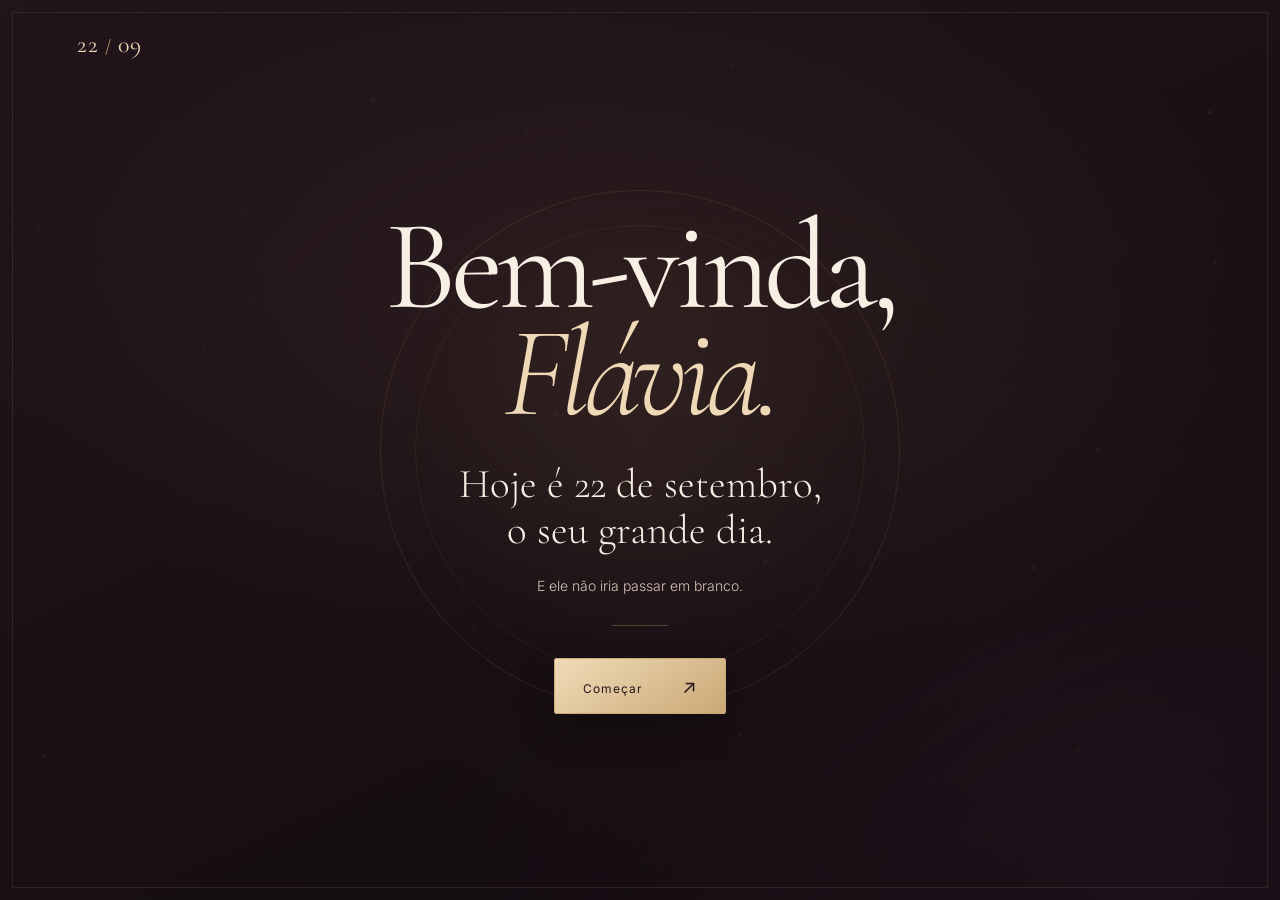
<file: index.html>
<!DOCTYPE html>
<html lang="pt-BR">
<head>
<meta charset="utf-8" />
<meta name="viewport" content="width=device-width, initial-scale=1, viewport-fit=cover" />
<meta name="theme-color" content="#190e13" />
<meta name="robots" content="noindex, nofollow, noarchive" />
<meta name="description" content="Depois que a gente vai" />
<title>Depois que a gente vai</title>
<link rel="preconnect" href="https://fonts.googleapis.com" />
<link rel="preconnect" href="https://fonts.gstatic.com" crossorigin />
<link rel="stylesheet" href="https://fonts.googleapis.com/css2?family=Cormorant+Garamond:ital,wght@0,300;0,400;0,500;1,300&family=Inter:wght@300;400&display=swap" />
<link rel="stylesheet" href="styles.css" />
<link rel="stylesheet" href="premium.css" />
</head>
<body>

<canvas id="poeira" aria-hidden="true"></canvas>
<div class="veu" aria-hidden="true"></div>
<div class="brilho" id="brilho" aria-hidden="true"></div>

<div class="moldura" aria-hidden="true"></div>
<header class="cabecalho">
  <a class="marca" href="#" aria-label="22 de setembro">22<span> / </span>09</a>
</header>

<section id="capa" class="capa" aria-labelledby="titulo-capa">
  <div class="capa-conteudo">
    <h1 id="titulo-capa">Bem-vinda,<br><span>Flávia.</span></h1>
    <p class="capa-subtitulo">Hoje é 22 de setembro,<br>o seu grande dia.</p>
    <p class="capa-convite">E ele não iria passar em branco.</p>
    <span class="regua" aria-hidden="true"></span>
    <button id="abrir-carta" class="abrir-carta" type="button">Começar <span aria-hidden="true">↗</span></button>
  </div>
  <div class="capa-arte" aria-hidden="true"><div class="arco"><img src="flor.svg" alt=""><span>para as suas<br><em>primaveras.</em></span></div></div>
</section>

<section id="trilha-intro" class="trilha-intro" hidden aria-labelledby="titulo-trilha">
  <div class="trilha-cartao">
    <p class="sobretitulo">UMA EXPERIÊNCIA PARA SER SENTIDA</p>
    <span class="onda-dourada" aria-hidden="true">∿</span>
    <h2 id="titulo-trilha">Teremos<br><em>trilha sonora.</em></h2>
    <p>Aumente o som para que a experiência seja completa.</p>
    <p>Escolhi algumas músicas a dedo para este dia.</p>
    <button id="comecar-com-som" class="abrir-carta" type="button">Continuar <span aria-hidden="true">↗</span></button>
    <small>Aumente o som e entre devagar.</small>
  </div>
</section>

<section id="leitura" hidden>
  <div class="capitulo-barra"><span id="capitulo-titulo"></span><span id="capitulo-numero"></span></div>
  <main id="palco" class="palco" tabindex="-1" aria-label="Mensagem para Flávia"></main>
  <footer class="leitura-rodape">
    <button id="voltar" class="voltar" type="button" hidden aria-label="Voltar ao slide anterior"><span aria-hidden="true">←</span><span class="voltar-texto">Voltar</span></button>
    <div class="andamento"><span id="leitura-status" role="status">Uma palavra de cada vez.</span><progress id="progresso" max="100" value="0" aria-label="Progresso da mensagem"></progress></div>
    <button id="continuar" type="button" disabled>Leia com calma</button>
  </footer>
</section>

<aside id="player" class="player" aria-label="Trilha sonora" hidden>
  <div class="faixa"><span id="faixa-nome">Aliança · Tribalistas</span></div>
  <label class="volume">Volume <input id="volume" type="range" min="0" max="100" value="42" aria-label="Volume da música"></label>

<button id="som" class="som" type="button" aria-label="Som" hidden>
  <svg viewBox="0 0 24 24" aria-hidden="true">
    <path class="onda" d="M4 9v6h3.5L12 19V5L7.5 9H4z"/>
    <path class="arco a1" d="M15.5 9.2a4 4 0 0 1 0 5.6"/>
    <path class="arco a2" d="M18 6.8a7.4 7.4 0 0 1 0 10.4"/>
    <line class="risco" x1="5" y1="19" x2="19" y2="5"/>
  </svg>
</button>
</aside>

<div id="dica" class="dica" aria-hidden="true"><span></span></div>

<script src="premium.js"></script>
<script src="app.js"></script>
</body>
</html>
</file>
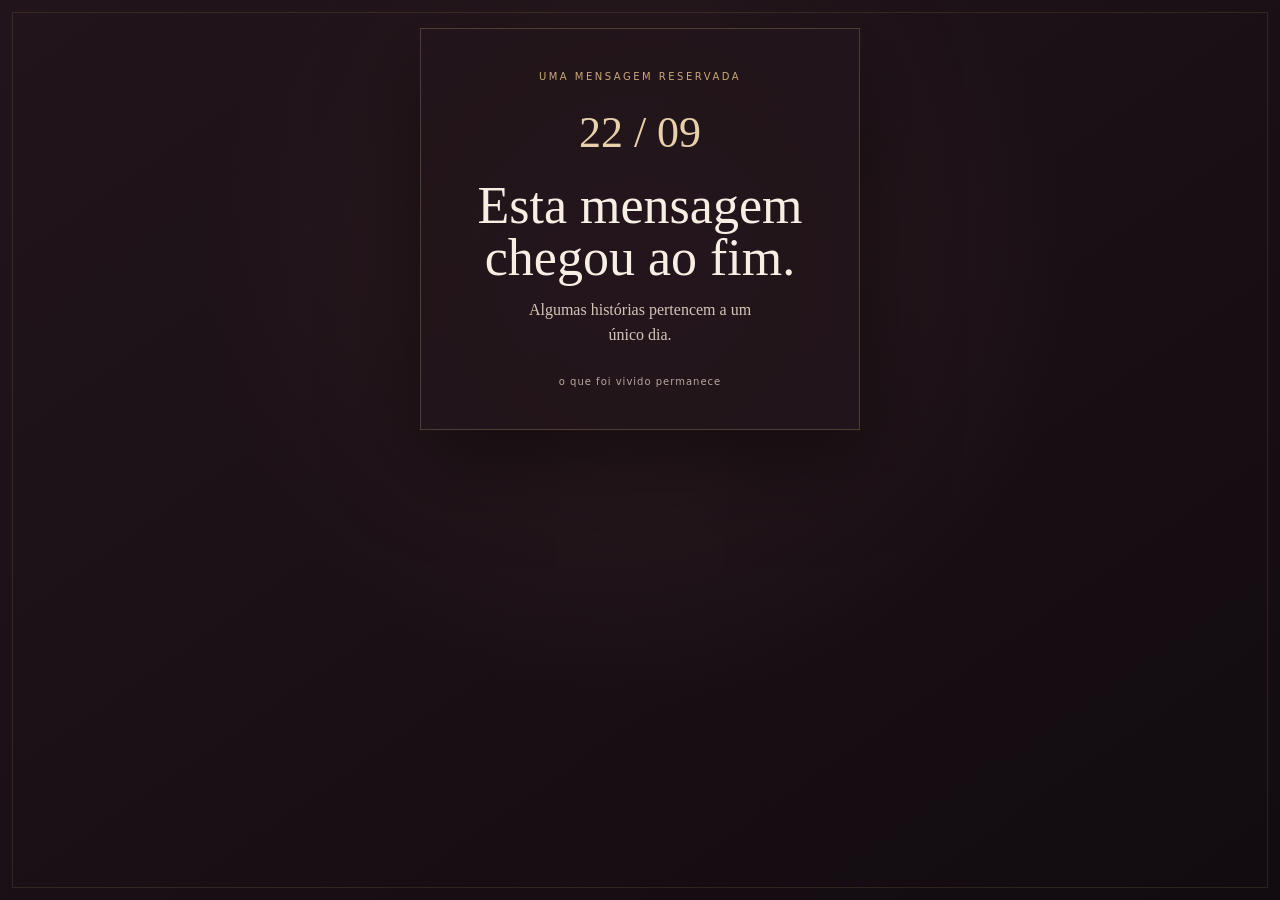
<file: acesso.html>
<!doctype html>
<html lang="pt-BR">
<head>
  <meta charset="utf-8"><meta name="viewport" content="width=device-width,initial-scale=1,viewport-fit=cover">
  <meta name="robots" content="noindex,nofollow"><title>Uma mensagem reservada</title>
  <style>
    :root{color-scheme:dark}*{box-sizing:border-box}html,body{min-height:100%;margin:0}body{display:grid;place-items:center;padding:28px;background:radial-gradient(circle at 50% 30%,#4a2e326b,transparent 48%),linear-gradient(145deg,#21151b,#120b10);color:#f7efe4;font-family:Inter,system-ui,sans-serif}.moldura{position:fixed;inset:12px;border:1px solid #d0ae7b24;pointer-events:none}.card{width:min(100%,440px);padding:42px 28px;text-align:center;border:1px solid #c9a97845;background:#21151bd9;box-shadow:0 30px 90px #0007}.eyebrow{font-size:10px;letter-spacing:.25em;color:#c9a978;margin-bottom:25px}.mark{font:44px Georgia,serif;color:#e8d0aa;margin-bottom:22px}.card h1{font:400 clamp(34px,9vw,52px)/1 Georgia,serif;margin:0 0 14px}.card p{font:16px/1.55 Georgia,serif;color:#d5c5b8;margin:0 auto 25px;max-width:28ch}.field{display:flex;gap:8px;margin:0 auto;width:min(100%,320px)}input{flex:1;min-width:0;border:1px solid #c9a9785c;background:#140c11;color:#fff5e8;padding:14px 15px;font-size:16px;border-radius:2px}button{min-width:112px;border:1px solid #f0d9ad;background:#dfc59e;color:#24171b;padding:14px 16px;border-radius:2px;font-weight:600;cursor:pointer}button:active{transform:translateY(1px)}.error{min-height:24px;color:#eab0a4;font-size:13px;margin:12px 0 0}.foot{font-size:10px;letter-spacing:.1em;color:#b8a7a0;margin-top:28px}@media(max-width:430px){.card{padding:36px 20px}.field{flex-direction:column}button{width:100%}}
  </style>
</head>
<body><div class="moldura"></div><main class="card"><div class="eyebrow">UMA MENSAGEM RESERVADA</div><div class="mark">22 / 09</div><h1>Ainda não é a hora.</h1><p>Algumas histórias pedem o momento certo para começar.</p><div class="foot">volte em breve</div></main><script>if(Date.now()>=Date.parse('2026-09-23T00:00:00-03:00')){document.querySelector('h1').textContent='Esta mensagem chegou ao fim.';document.querySelector('.card p').textContent='Algumas histórias pertencem a um único dia.';document.querySelector('.foot').textContent='o que foi vivido permanece';}</script></body>
</html>
</file>
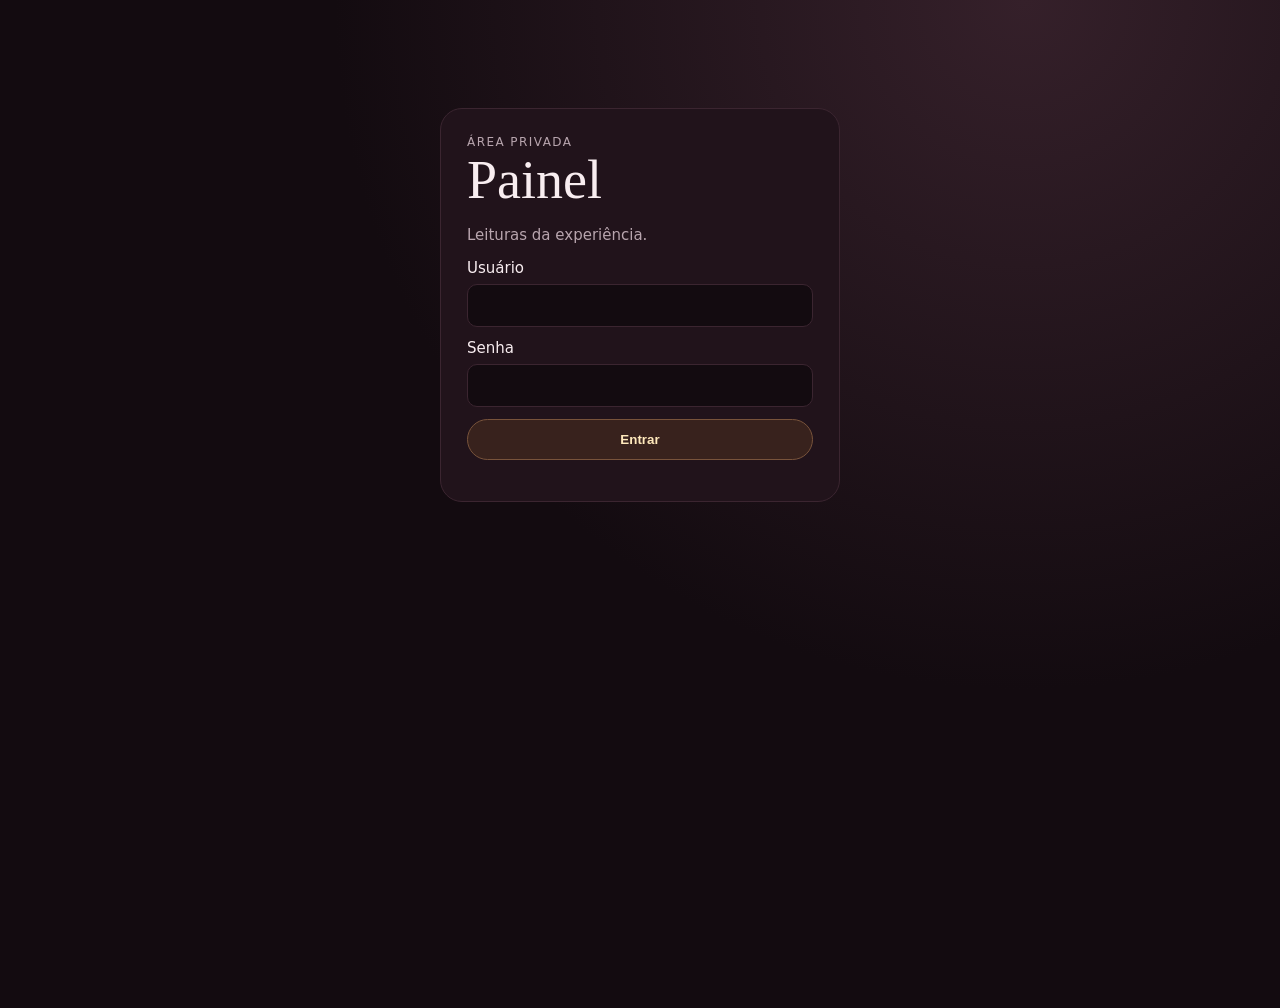
<file: admin.html>
<!doctype html>
<html lang="pt-BR">
<head>
  <meta charset="utf-8"><meta name="viewport" content="width=device-width,initial-scale=1">
  <title>Painel · 22 de setembro</title>
  <style>
    :root{color-scheme:dark;--bg:#130b10;--card:#21131b;--line:#3b2530;--gold:#e6bf77;--muted:#b8a5ae}
    *{box-sizing:border-box}body{margin:0;background:radial-gradient(circle at 80% 0,#35202a 0,#130b10 48%);color:#f8edf0;font:15px Inter,system-ui,sans-serif;min-height:100vh}
    main{width:min(1100px,calc(100% - 32px));margin:0 auto;padding:32px 0 56px}h1{font:400 clamp(30px,6vw,54px) Georgia,serif;margin:0 0 8px}p{color:var(--muted)}button{border:1px solid #78533b;background:#38221d;color:#ffe9bc;border-radius:999px;padding:12px 18px;cursor:pointer;font-weight:600}button:hover{background:#513126}.top{display:flex;justify-content:space-between;gap:16px;align-items:end;margin-bottom:28px}.cards{display:grid;grid-template-columns:repeat(4,1fr);gap:12px}.card{background:#21131bcc;border:1px solid var(--line);border-radius:18px;padding:18px}.label{font-size:12px;color:var(--muted);text-transform:uppercase;letter-spacing:.12em}.value{font-size:32px;color:var(--gold);margin-top:10px}.visits{display:grid;grid-template-columns:repeat(auto-fill,minmax(260px,1fr));gap:14px;margin-top:20px}.visit-card{appearance:none;text-align:left;width:100%;border-radius:20px;background:linear-gradient(145deg,#291923,#1b1117);border:1px solid var(--line);padding:19px;color:#f8edf0;transition:transform .2s,border-color .2s}.visit-card:hover{transform:translateY(-2px);border-color:var(--gold)}.visit-top{display:flex;justify-content:space-between;gap:10px;align-items:start}.visit-city{font:400 24px Georgia,serif;color:var(--gold)}.visit-meta{color:var(--muted);font-size:13px;line-height:1.55;margin-top:12px}.progress{height:6px;background:#392631;border-radius:99px;margin-top:15px;overflow:hidden}.progress i{display:block;height:100%;background:linear-gradient(90deg,#a86d44,#f0cd86);border-radius:inherit}.status{font-size:12px;color:#edd19c}.empty{grid-column:1/-1;color:var(--muted);padding:24px;text-align:center;border:1px dashed var(--line);border-radius:18px}.modal{width:min(620px,calc(100% - 24px));border:1px solid var(--line);border-radius:22px;background:#21131b;color:#f8edf0;padding:0;box-shadow:0 25px 80px #000b}.modal::backdrop{background:#0b060bcc;backdrop-filter:blur(5px)}.modal-body{padding:24px}.modal-close{float:right;padding:8px 12px}.detail-grid{display:grid;grid-template-columns:1fr 1fr;gap:12px;margin:20px 0}.detail-box{background:#130b10;border:1px solid var(--line);border-radius:12px;padding:12px}.detail-box small{display:block;color:var(--muted);font-size:11px;text-transform:uppercase;letter-spacing:.08em}.timeline{border-left:1px solid #69453b;padding-left:17px}.timeline-item{position:relative;margin:0 0 15px;color:#eadbe0}.timeline-item::before{content:'';position:absolute;left:-22px;top:5px;width:8px;height:8px;border-radius:50%;background:var(--gold)}.login{max-width:400px;margin:12vh auto;background:#21131b;border:1px solid var(--line);border-radius:22px;padding:26px}.login input{width:100%;margin:7px 0 12px;padding:13px;border-radius:10px;border:1px solid var(--line);background:#130b10;color:white}.login button{width:100%}.hidden{display:none}.notice{padding:14px;border:1px solid #78533b;border-radius:12px;color:#ffe9bc;margin:18px 0}.danger{border-color:#743b45;background:#321b24}.actions{display:flex;gap:10px;flex-wrap:wrap}
    @media(max-width:700px){main{width:min(100% - 22px,560px);padding-top:22px}.top{align-items:start;flex-direction:column}.cards{grid-template-columns:repeat(2,1fr)}.value{font-size:26px}.detail-grid{grid-template-columns:1fr}}
  </style>
</head>
<body>
  <section id="login" class="login"><div class="label">Área privada</div><h1>Painel</h1><p>Leituras da experiência.</p><form id="login-form"><label>Usuário<input name="user" autocomplete="username" required></label><label>Senha<input name="password" type="password" autocomplete="current-password" required></label><button>Entrar</button></form><p id="login-error"></p></section>
  <main id="dashboard" class="hidden"><div class="top"><div><div class="label">22 de setembro</div><h1>Acompanhamento</h1><p id="updated">Carregando…</p></div><div class="actions"><button id="refresh">Atualizar</button><button id="reset" class="danger">Zerar contadores</button></div></div><div id="setup" class="notice hidden">Configure <b>KV_REST_API_URL</b> e <b>KV_REST_API_TOKEN</b> nas variáveis do projeto Vercel para ativar o armazenamento.</div><section class="cards"><div class="card"><div class="label">Aberturas</div><div id="opens" class="value">0</div></div><div class="card"><div class="label">Sessões únicas</div><div id="sessions" class="value">0</div></div><div class="card"><div class="label">Concluíram</div><div id="done" class="value">0</div></div><div class="card"><div class="label">Última cidade</div><div id="city" class="value" style="font-size:20px">—</div></div></section><section id="visits" class="visits"></section><dialog id="detail" class="modal"><div class="modal-body"><button id="close-detail" class="modal-close">Fechar</button><div class="label">Detalhes da visita</div><h2 id="detail-title">Visita</h2><div id="detail-grid" class="detail-grid"></div><div class="label">Linha do tempo</div><div id="timeline" class="timeline" style="margin-top:15px"></div></div></dialog></main>
  <script>
    const $=s=>document.querySelector(s), tokenKey='admin-token'; let token=sessionStorage.getItem(tokenKey);
    function showDash(){ $('#login').classList.add('hidden'); $('#dashboard').classList.remove('hidden'); load(); }
    $('#login-form').addEventListener('submit',async e=>{e.preventDefault();const data=Object.fromEntries(new FormData(e.target));const r=await fetch('/api/admin-login',{method:'POST',headers:{'content-type':'application/json'},body:JSON.stringify(data)});const j=await r.json();if(!r.ok){$('#login-error').textContent=j.error;return}token=j.token;sessionStorage.setItem(tokenKey,token);showDash()});
    function esc(v){return String(v??'').replace(/[&<>"']/g,c=>({'&':'&amp;','<':'&lt;','>':'&gt;','"':'&quot;',"'":'&#39;'}[c]))}
    function locationText(v){try{return decodeURIComponent(String(v||''))}catch{return String(v||'')}}
    function emOrdem(events){const temSequencia=events.every(x=>Number.isInteger(Number(x.sequence)));return temSequencia?events.slice().sort((a,b)=>Number(a.sequence)-Number(b.sequence)):events.slice().reverse()}
    function openDetail(events){const ordem=emOrdem(events),first=ordem[0]||{},last=ordem[ordem.length-1]||first;const slide=Math.max(...events.map(x=>Number(x.slide)||0));const total=last.totalSlides||first.totalSlides||0;const city=locationText(first.city),region=locationText(first.region),country=locationText(first.country);$('#detail-title').textContent=[city,region].filter(Boolean).join(', ')||'Visita sem localidade';$('#detail-grid').innerHTML=[['Progresso',total?`${slide} de ${total} slides`:'—'],['Aparelho',first.device||'—'],['Localidade',[city,region,country].filter(Boolean).join(', ')||'—'],['Primeira abertura',new Date(first.seenAt||first.at).toLocaleString('pt-BR')],['Último registro',new Date(last.seenAt||last.at).toLocaleString('pt-BR')],['Status',events.some(x=>x.type==='completed')?'Concluiu a experiência':'Ainda não concluiu']].map(x=>`<div class="detail-box"><small>${x[0]}</small>${esc(x[1])}</div>`).join('');$('#timeline').innerHTML=ordem.map(x=>`<div class="timeline-item"><b>${esc(x.type)}</b> · ${x.slide?`slide ${x.slide}${x.totalSlides?' / '+x.totalSlides:''}`:''}<br><small>${new Date(x.seenAt||x.at).toLocaleString('pt-BR')}</small></div>`).join('');$('#detail').showModal()}
    function renderVisits(ev){const groups=new Map();ev.forEach(x=>{const key=x.sessionId||x.id;if(!groups.has(key))groups.set(key,[]);groups.get(key).push(x)});const cards=[...groups.values()].sort((a,b)=>new Date(b[0].at)-new Date(a[0].at)).map(group=>{const first=group[group.length-1],last=group[0],slide=Math.max(...group.map(x=>Number(x.slide)||0)),total=last.totalSlides||first.totalSlides||0,done=group.some(x=>x.type==='completed'),city=[locationText(first.city),locationText(first.region)].filter(Boolean).join(', ')||'Localidade desconhecida';return `<button class="visit-card" data-session="${esc(first.sessionId||first.id)}"><div class="visit-top"><span class="visit-city">${esc(city)}</span><span class="status">${done?'Concluída':'Em andamento'}</span></div><div class="visit-meta">${esc(first.device||'Aparelho desconhecido')} · ${new Date(first.at).toLocaleString('pt-BR')}<br>${total?`Chegou ao slide ${slide} de ${total}`:'Abertura registrada'}</div><div class="progress"><i style="width:${total?Math.min(100,slide/total*100):8}%"></i></div></button>`}).join('');$('#visits').innerHTML=cards||'<div class="empty">Nenhuma visita registrada.</div>';$('#visits').querySelectorAll('[data-session]').forEach(btn=>btn.onclick=()=>openDetail(groups.get(btn.dataset.session)||[]))}
    async function load(){const r=await fetch('/api/admin-events',{headers:{authorization:'Bearer '+token}});if(r.status===401){sessionStorage.removeItem(tokenKey);location.reload();return}const j=await r.json();$('#setup').classList.toggle('hidden',!j.setup);const ev=j.events||[];const opens=ev.filter(x=>x.type==='opened');const done=ev.filter(x=>x.type==='completed');$('#opens').textContent=opens.length;$('#sessions').textContent=new Set(opens.map(x=>x.sessionId)).size;$('#done').textContent=done.length;$('#city').textContent=opens[0]?[opens[0].city,opens[0].region].filter(Boolean).join(', '):'—';$('#updated').textContent='Atualizado em '+new Date().toLocaleString('pt-BR');renderVisits(ev)}
    $('#close-detail').onclick=()=>$('#detail').close();$('#refresh').onclick=load;$('#reset').onclick=async()=>{if(!confirm('Zerar todos os registros de visita?'))return;await fetch('/api/admin-reset',{method:'POST',headers:{authorization:'Bearer '+token}});load()}; if(token)showDash();
  </script>
</body></html>
</file>
<file: styles.css>
:root{
  --ouro:#e0bd7d;
  --ouro-claro:#f7e9c6;
  --tinta:#f2ede4;
  --tinta-fraca:rgba(242,237,228,.58);
  --serif:'Cormorant Garamond',Georgia,'Times New Roman',serif;
  --sans:'Inter',system-ui,-apple-system,'Segoe UI',sans-serif;
}

*,*::before,*::after{box-sizing:border-box}

html,body{height:100%;margin:0}
html{-webkit-text-size-adjust:100%;text-size-adjust:100%}

body{
  background:#04030a;
  color:var(--tinta);
  font-family:var(--sans);
  font-weight:300;
  overflow:hidden;
  overscroll-behavior:none;
  -webkit-font-smoothing:antialiased;
  -moz-osx-font-smoothing:grayscale;
  -webkit-tap-highlight-color:transparent;
  touch-action:manipulation;
}

/* ---------- camadas de fundo ---------- */

#poeira{
  position:fixed;
  inset:0;
  width:100%;
  height:100%;
  z-index:0;
  pointer-events:none;
}

.veu{
  position:fixed;
  inset:0;
  z-index:1;
  pointer-events:none;
  background:
    radial-gradient(115% 80% at 50% 8%, rgba(224,189,125,.075), transparent 58%),
    radial-gradient(95% 70% at 50% 108%, rgba(96,66,150,.13), transparent 62%),
    linear-gradient(180deg,#0a0714 0%,#05040a 52%,#020105 100%);
}

.brilho{
  position:fixed;
  inset:0;
  z-index:3;
  pointer-events:none;
  background:#000;
  opacity:0;
  transition:opacity 1.4s ease;
}

.brilho.on{opacity:1}

/* ---------- palco ---------- */

.palco{
  position:relative;
  z-index:2;
  height:100vh;
  height:100dvh;
  display:flex;
  flex-direction:column;
  overflow-y:auto;
  overscroll-behavior:contain;
  padding:
    max(clamp(22px,6vw,56px), env(safe-area-inset-top))
    max(clamp(20px,6vw,64px), env(safe-area-inset-right))
    max(clamp(56px,13vw,84px), calc(env(safe-area-inset-bottom) + 46px))
    max(clamp(20px,6vw,64px), env(safe-area-inset-left));
  text-align:center;
  cursor:pointer;
  user-select:none;
  scrollbar-width:none;
}
.palco::-webkit-scrollbar{display:none}

.cena{
  display:flex;
  flex-direction:column;
  align-items:center;
  justify-content:center;
  gap:clamp(9px,2.6vw,18px);
  margin:auto;
  width:100%;
  transition:opacity .85s ease, transform .85s ease, filter .85s ease;
}

.cena.sai{
  opacity:0;
  transform:scale(1.035);
  filter:blur(16px);
  pointer-events:none;
}

/* ---------- linhas ---------- */

.linha{
  font-family:var(--serif);
  font-size:clamp(1.24rem,min(6.1vw,3.6vh),2rem);
  font-weight:300;
  line-height:1.32;
  letter-spacing:.005em;
  max-width:30ch;
  margin:0;
  color:var(--tinta);
  opacity:0;
  filter:blur(11px);
  transform:translateY(15px);
  transition:opacity 1.15s ease, filter 1.15s ease, transform 1.15s cubic-bezier(.22,.61,.36,1);
  will-change:opacity,filter,transform;
}

.linha.vis{opacity:1;filter:blur(0);transform:none}

.linha.nome{
  font-size:clamp(2rem,min(9.6vw,4.8vh),3.4rem);
  font-weight:400;
  color:var(--ouro-claro);
  letter-spacing:.005em;
  max-width:18ch;
}

.linha.suave{
  font-size:clamp(1.02rem,min(4.4vw,2.6vh),1.42rem);
  color:var(--tinta-fraca);
  max-width:34ch;
}

.linha.forte{
  font-weight:500;
  color:var(--ouro-claro);
}

.linha.apelido{
  font-size:clamp(1.7rem,min(7vw,4.2vh),2.6rem);
  font-style:italic;
  font-weight:400;
  color:var(--ouro-claro);
  max-width:none;
  text-shadow:0 0 34px rgba(224,189,125,.4);
}

.linha.emoji{
  font-family:var(--sans);
  font-size:clamp(1.9rem,min(7.6vw,4.4vh),2.7rem);
  line-height:1;
  max-width:none;
  filter:blur(11px) drop-shadow(0 0 20px rgba(224,189,125,.55));
}
.linha.emoji.vis{
  filter:blur(0) drop-shadow(0 0 20px rgba(224,189,125,.55));
}

.linha.aviso{
  font-size:clamp(1rem,min(4.2vw,2.4vh),1.18rem);
  color:var(--ouro);
  max-width:30ch;
  padding:clamp(11px,3vw,16px) clamp(14px,4.2vw,22px);
  line-height:1.28;
  border:1px solid rgba(224,189,125,.28);
  border-radius:2px;
}

.linha.pequena{
  font-family:var(--sans);
  font-size:clamp(.7rem,2.9vw,.82rem);
  letter-spacing:.26em;
  text-transform:uppercase;
  color:rgba(224,189,125,.75);
  max-width:none;
}

/* ---------- contador e botão ---------- */

.contador{
  font-family:var(--sans);
  font-size:clamp(.76rem,3.3vw,.86rem);
  letter-spacing:.24em;
  text-transform:uppercase;
  color:rgba(224,189,125,.82);
  opacity:0;
  transition:opacity 1s ease .35s;
}
.contador.vis{opacity:1}

.botao{
  margin-top:clamp(4px,1.6vw,12px);
  background:transparent;
  border:1px solid rgba(224,189,125,.42);
  color:var(--ouro-claro);
  font-family:var(--sans);
  font-size:.84rem;
  font-weight:400;
  letter-spacing:.3em;
  text-transform:uppercase;
  padding:15px 34px 14px 38px;
  border-radius:999px;
  cursor:pointer;
  opacity:0;
  transition:opacity 1s ease, background .5s ease, border-color .5s ease, transform .5s ease;
}
.botao.vis{opacity:1}
.botao:hover,.botao:focus-visible{background:rgba(224,189,125,.09);border-color:var(--ouro);outline:none}
.botao:active{transform:scale(.97)}

/* ---------- versos com acróstico ---------- */

.versos{
  display:flex;
  flex-direction:column;
  gap:clamp(12px,3.6vw,20px);
  width:100%;
  max-width:44ch;
}

.verso{
  display:flex;
  align-items:baseline;
  gap:.1em;
  margin:0;
  font-family:var(--serif);
  font-size:clamp(1.02rem,4.9vw,1.42rem);
  line-height:1.38;
  text-align:left;
  opacity:0;
  filter:blur(9px);
  transform:translateY(11px);
  transition:opacity 1.05s ease, filter 1.05s ease, transform 1.05s cubic-bezier(.22,.61,.36,1);
}
.verso.vis{opacity:1;filter:blur(0);transform:none}

.verso .letra{
  flex:0 0 1.15em;
  font-size:1.42em;
  font-weight:500;
  color:var(--ouro);
  line-height:1;
  transition:color .7s ease, text-shadow .7s ease;
}
.verso .letra.acesa{
  color:#fffdf6;
  text-shadow:0 0 26px rgba(224,189,125,.95);
}

/* ---------- assinatura escondida no texto ---------- */

.texto{
  display:flex;
  flex-wrap:wrap;
  justify-content:center;
  gap:.3em .46em;
  max-width:32ch;
  margin:0;
  font-family:var(--serif);
  font-size:clamp(.98rem,min(4.4vw,2.6vh),1.32rem);
  line-height:1.45;
}

.palavra{
  opacity:0;
  filter:blur(8px);
  transition:opacity .9s ease, filter .9s ease, color .9s ease, text-shadow .9s ease;
}
.palavra.vis{opacity:1;filter:blur(0)}
.palavra.acesa{
  color:var(--ouro-claro);
  text-shadow:0 0 22px rgba(224,189,125,.65);
}

.assinatura{
  font-family:var(--serif);
  font-size:clamp(1.02rem,min(4.8vw,2.9vh),1.6rem);
  font-weight:400;
  letter-spacing:.34em;
  padding-left:.34em;
  color:var(--ouro-claro);
  text-shadow:0 0 30px rgba(224,189,125,.5);
  opacity:0;
  transition:opacity 1.6s ease;
  max-width:100%;
}
.assinatura.vis{opacity:1}

/* ---------- destruição ---------- */

.midia{
  display:block;
  width:auto;
  max-width:min(100%,340px);
  max-height:52vh;
  border-radius:3px;
  background:#0b0910;
  opacity:0;
  transform:translateY(14px) scale(.985);
  filter:blur(12px);
  transition:opacity 1.5s ease, transform 1.5s ease, filter 1.5s ease;
  box-shadow:0 22px 55px rgba(0,0,0,.65), 0 0 0 1px rgba(224,189,125,.15);
}
.midia.vis{opacity:1;transform:none;filter:blur(0)}

.midia.retrato-fabio{
  width:180px;
  height:auto;
  max-width:100%;
  max-height:none;
  object-fit:contain;
}

/* recorte de jornal */
.recorte{
  width:min(100%,336px);
  padding:15px 16px 14px;
  background:#e9e3d4;
  color:#241f1a;
  text-align:left;
  border-radius:2px;
  box-shadow:0 22px 46px rgba(0,0,0,.66), 0 0 0 1px rgba(0,0,0,.25);
  opacity:0;
  transform:translateY(16px) scale(.98) rotate(-1.1deg);
  filter:blur(12px);
  transition:opacity 1.5s ease, transform 1.5s ease, filter 1.5s ease;
}
.recorte.vis{
  opacity:1;
  transform:rotate(-1.1deg);
  filter:blur(0);
}
.recorteCab{
  margin:0 0 7px;
  font-family:var(--sans);
  font-size:9px;
  font-weight:400;
  letter-spacing:.2em;
  text-transform:uppercase;
  color:#8a7a5f;
}
.recorteTitulo{
  margin:0;
  font-family:var(--serif);
  font-size:clamp(1.02rem,4.4vw,1.24rem);
  font-weight:500;
  line-height:1.26;
  color:#17120e;
}
.recorteRegua{
  height:1px;
  margin:9px 0;
  background:rgba(36,31,26,.24);
}
.recorteTexto{
  margin:0;
  font-family:var(--serif);
  font-size:clamp(.85rem,3.5vw,.99rem);
  line-height:1.4;
  color:#3a3229;
}

.zap{
  display:flex;
  flex-direction:column;
  align-items:center;
  gap:7px;
  padding:9px;
  max-width:min(100%,286px);
  background:#1f2c33;
  border-radius:9px 9px 9px 2px;
  box-shadow:0 16px 38px rgba(0,0,0,.6);
  opacity:0;
  transform:translateY(14px) scale(.985);
  filter:blur(12px);
  transition:opacity 1.5s ease, transform 1.5s ease, filter 1.5s ease;
}
.zap.vis{opacity:1;transform:none;filter:blur(0)}

.zapCapa{
  display:flex;
  flex-direction:column;
  align-items:center;
  justify-content:center;
  gap:9px;
  width:236px;
  height:236px;
  max-width:100%;
  border-radius:6px;
  background:#0b141a;
  transition:opacity .45s ease;
}
.zap.aberto .zapCapa{display:none}

.zapIcone{
  width:42px;
  height:42px;
  display:grid;
  place-items:center;
  border:1.6px solid #00a884;
  border-radius:50%;
  color:#00a884;
  font-family:var(--sans);
  font-size:19px;
  font-weight:500;
  line-height:1;
}
.zapTitulo{
  margin:0;
  font-family:var(--sans);
  font-size:13.5px;
  font-style:italic;
  font-weight:400;
  color:#8696a0;
  text-align:center;
  max-width:22ch;
}
.zapDica{
  margin:0;
  font-family:var(--sans);
  font-size:12px;
  letter-spacing:.04em;
  color:#00a884;
}

.zapVideo{
  display:none;
  max-height:44vh;
  border-radius:6px;
  opacity:0;
  transform:none;
  filter:none;
  transition:opacity .5s ease;
}
.zap.aberto .zapVideo{display:block;opacity:1}

.zapStatus{
  margin:0;
  font-family:var(--sans);
  font-size:11px;
  letter-spacing:.06em;
  color:#8696a0;
  opacity:0;
  transition:opacity .8s ease;
}
.zap.viu .zapStatus{opacity:1}

.queima .linha,
.queima .verso,
.queima .palavra,
.queima .assinatura,
.queima .contador,
.queima .midia,
.queima .recorte,
.queima .zap{
  opacity:0 !important;
  filter:blur(22px) !important;
  transform:translateY(-30px) scale(1.06) !important;
  transition:opacity 1.5s ease, filter 1.5s ease, transform 1.5s ease !important;
}

/* ---------- som ---------- */

.som{
  position:fixed;
  z-index:5;
  right:max(16px,env(safe-area-inset-right));
  bottom:max(16px,env(safe-area-inset-bottom));
  width:46px;
  height:46px;
  display:grid;
  place-items:center;
  background:transparent;
  border:1px solid rgba(224,189,125,.2);
  border-radius:50%;
  cursor:pointer;
  opacity:.4;
  transition:opacity .4s ease,border-color .4s ease;
}
.som:hover,.som:focus-visible{opacity:.9;border-color:rgba(224,189,125,.5);outline:none}
@media (hover:none){
  .som{opacity:.55}
}
.som svg{width:19px;height:19px;fill:var(--ouro);stroke:var(--ouro);stroke-width:1.6;stroke-linecap:round;fill-rule:evenodd}
.som .arco,.som .risco{fill:none}
.som .risco{opacity:0;transition:opacity .3s ease}
.som.mudo .risco{opacity:1}
.som.mudo .arco{opacity:.18}

/* ---------- dica de toque ---------- */

.dica{
  position:fixed;
  z-index:4;
  left:50%;
  transform:translateX(-50%);
  bottom:max(26px,calc(env(safe-area-inset-bottom) + 18px));
  opacity:0;
  transition:opacity .9s ease;
  pointer-events:none;
}
.dica.on{opacity:1}
.dica span{
  display:block;
  width:6px;
  height:6px;
  border-radius:50%;
  background:rgba(224,189,125,.85);
  animation:pulsa 2.4s ease-in-out infinite;
}
@keyframes pulsa{
  0%,100%{opacity:.18;transform:scale(.8)}
  50%{opacity:.9;transform:scale(1.15)}
}

/* ---------- acessibilidade ---------- */

/* Telas largas: a medida do texto abre, senão as frases quebram demais
   e cinco parágrafos viram uma coluna mais alta que a janela. */
@media (min-width:720px){
  .linha{max-width:42ch}
  .linha.suave{max-width:46ch}
  .linha.aviso{max-width:38ch}
  .linha.nome{max-width:22ch}
  .texto{max-width:44ch}
  .versos{max-width:56ch}
}

@media (prefers-reduced-motion:reduce){
  .linha,.verso,.palavra,.assinatura{
    transition-duration:.5s;
    filter:none !important;
    transform:none !important;
  }
  .dica span{animation:none;opacity:.6}
}

/* Telas baixas: iPhone deitado, ou janela pequena no desktop. */
/* Notebooks com janela curta: a mídia encolhe para o texto nunca ser cortado. */
@media (min-height:521px) and (max-height:820px){
  .midia{max-height:42vh}
  .zapVideo{max-height:36vh}
}

@media (max-height:520px){
  .palco{
    padding-top:max(16px,env(safe-area-inset-top));
    padding-bottom:max(30px,calc(env(safe-area-inset-bottom) + 22px));
  }
  .cena{gap:clamp(6px,1.6vh,12px)}
  .linha{font-size:clamp(1rem,3.4vh,1.5rem)}
  .linha.nome{font-size:clamp(1.4rem,6vh,2.3rem)}
  .linha.suave{font-size:clamp(.86rem,2.6vh,1.1rem)}
  .linha.aviso{font-size:clamp(.82rem,2.5vh,1.05rem);padding:8px 14px}
  .verso{font-size:clamp(.84rem,2.7vh,1.1rem);margin:0}
  .versos{gap:clamp(5px,1.5vh,10px)}
  .texto{font-size:clamp(.8rem,2.6vh,1.05rem);gap:.16em .34em}
  .assinatura{font-size:clamp(.86rem,2.9vh,1.15rem);letter-spacing:.22em;padding-left:.22em}
  .contador{font-size:.7rem}
  .botao{margin-top:4px;padding:10px 26px 9px 30px;font-size:.74rem}
  .midia{max-height:40vh}
  .recorte{padding:11px 13px 10px}
  .recorteCab{font-size:8px;letter-spacing:.16em}
  .zapVideo{max-height:34vh}
  .zapCapa{width:180px;height:180px}
}
</file>
<file: premium.css>
/* Carta cinematográfica. Camada visual sobre os componentes da narrativa. */
:root{--ouro:#c7a877;--ouro-claro:#ebd7b6;--tinta:#f3e8d8;--tinta-fraca:#c0afa9;--fundo:#190e13}
[hidden]{display:none!important}
body{background:var(--fundo)}
.veu{background:radial-gradient(ellipse at 84% 36%,#54233155,transparent 60%),radial-gradient(ellipse at 12% 85%,#81463118,transparent 60%),linear-gradient(125deg,#190e13,#211117 60%,#150d10)}
#poeira{opacity:.38;z-index:2}
.moldura{position:fixed;inset:18px;border:1px solid #c7a87726;z-index:2;pointer-events:none}
.cabecalho{position:fixed;top:max(38px,env(safe-area-inset-top));left:5.5%;right:5.5%;z-index:6;display:flex;align-items:center;justify-content:space-between;height:44px}
.marca{color:var(--ouro-claro);text-decoration:none;font:24px var(--serif);letter-spacing:.06em;pointer-events:none}
.marca span{color:var(--ouro);font-size:18px}
.edicao{font-size:10px;letter-spacing:.28em;color:var(--tinta-fraca)}
.controle-texto{border:1px solid #c7a87740;border-radius:50%;background:transparent;color:var(--tinta);width:44px;height:44px;font:19px var(--serif);cursor:pointer}
button:focus-visible,a:focus-visible,input:focus-visible{outline:2px solid var(--ouro-claro)!important;outline-offset:5px}
.capa{position:relative;z-index:3;min-height:100dvh;height:100dvh;overflow-y:auto;display:grid;grid-template-columns:1.2fr 1fr;align-items:center;gap:40px;padding:130px max(8vw,32px) 110px}
.capa-conteudo{width:100%;max-width:650px;margin:0 auto}
.sobretitulo{color:var(--ouro);font-size:10px;letter-spacing:.28em;line-height:1.8;margin:0 0 22px}
.capa h1{font:400 clamp(80px,10vw,148px)/.95 var(--serif);letter-spacing:-.045em;margin:0 0 22px}.capa h1 span{color:var(--ouro)}
.capa-subtitulo{font:300 clamp(27px,3.1vw,43px)/1.16 var(--serif);margin:0;color:var(--ouro-claro)}
.regua{display:block;width:52px;height:1px;background:var(--ouro);opacity:.6;margin:28px 0}
.capa-convite{font:300 14px/1.9 var(--sans);color:var(--tinta-fraca);margin:0 0 30px}
.abrir-carta,#continuar{border:1px solid var(--ouro);background:var(--ouro-claro);color:#27151b;border-radius:3px;min-height:52px;padding:15px 24px;font:400 12px var(--sans);letter-spacing:.045em;cursor:pointer;transition:background .2s,transform .2s}
.abrir-carta span{margin-left:35px;font-size:19px}.abrir-carta:hover,#continuar:not(:disabled):hover{background:#f7e9d3;transform:translateY(-2px)}
.capa-nota{font-size:11px;line-height:1.7;color:var(--tinta-fraca);margin:18px 0 0;max-width:34ch}
.capa-arte{display:flex;justify-content:center}.arco{width:min(100%,350px);aspect-ratio: .69;border:1px solid #c7a87740;border-radius:180px 180px 4px 4px;display:flex;flex-direction:column;align-items:center;justify-content:center;position:relative;background:radial-gradient(ellipse at center,#c7a87709,transparent 70%)}
.arco:before{content:'';position:absolute;inset:12px;border:1px solid #c7a8771f;border-radius:inherit}.arco img{width:67%;height:auto;opacity:.85}.arco span{text-align:center;font:24px/1.2 var(--serif);color:var(--ouro-claro);margin:0 0 36px}.arco em{font-size:32px}
.capa-rodape{position:absolute;bottom:43px;left:8%;right:8%;display:flex;justify-content:space-between;gap:16px;color:var(--tinta-fraca);font-size:9px;letter-spacing:.2em}
.capitulo-barra{position:fixed;z-index:3;top:110px;left:50%;transform:translateX(-50%);width:min(680px,80%);display:flex;justify-content:space-between;color:var(--ouro);font-size:10px;letter-spacing:.18em;text-transform:uppercase;border-bottom:1px solid #c7a8772b;padding-bottom:16px}
.palco{height:100dvh;padding:160px max(24px,6vw) 178px;cursor:default;user-select:text;scroll-padding:160px 0 178px}
.cena{max-width:760px;gap:22px}.linha{font-size:clamp(23px,2.1vw,30px);line-height:1.5;font-weight:400;max-width:42ch;filter:none;transform:translateY(8px);transition:opacity .7s,transform .7s}
.linha.nome{font-size:clamp(42px,5vw,68px);line-height:1.12;letter-spacing:-.025em}.linha.suave{font-size:clamp(19px,1.7vw,24px);line-height:1.55}.linha.forte{font-weight:500}
.linha.aviso{font-size:20px;line-height:1.5;border-color:#c7a87738;background:#c7a87708;padding:16px 24px;max-width:42ch}.linha.pequena,.contador{font-size:11px;line-height:1.7;letter-spacing:.16em}
.cena.sai{transform:translateY(-10px);filter:none}.cena .botao{display:none}
.leitura-rodape{position:fixed;z-index:5;bottom:92px;left:50%;transform:translateX(-50%);display:flex;align-items:center;justify-content:space-between;gap:24px;width:min(680px,80%);background:linear-gradient(0deg,#190e1af2,#190e1aee);padding:14px 0}
.andamento{flex:1;max-width:290px;font-size:11px;color:var(--tinta-fraca)}
progress{appearance:none;display:block;width:100%;height:2px;border:none;background:#c7a87726;margin-top:12px}progress::-webkit-progress-bar{background:#c7a87726}progress::-webkit-progress-value{background:var(--ouro)}progress::-moz-progress-bar{background:var(--ouro)}
#continuar{min-width:155px;min-height:46px;padding:12px 18px}#continuar:disabled{background:transparent;border-color:#c7a87735;color:var(--tinta-fraca);cursor:default}
.player{display:none!important}
.faixa{display:flex;flex-direction:column;gap:5px}.faixa-legenda{font-size:8px;letter-spacing:.2em;color:var(--ouro)}#faixa-nome{font-size:11px;color:var(--tinta-fraca)}
.volume{margin-left:auto;display:flex;align-items:center;gap:12px;font-size:10px;color:var(--tinta-fraca)}.volume input{width:85px;accent-color:var(--ouro);min-height:44px;cursor:pointer}
.som{position:static;opacity:1;flex-shrink:0;width:44px;height:44px;background:#c7a87708;border-color:#c7a87740}.dica{display:none}
.midia{border-radius:2px;padding:7px;background:#e8d9c7;box-shadow:0 14px 44px #0005;max-height:40vh;object-fit:contain}.midia.retrato-fabio{width:176px;max-height:none;transform:rotate(-2deg)}.midia.retrato-fabio.vis{transform:rotate(-2deg)}
.recorte{width:min(100%,390px);padding:24px;box-shadow:0 18px 40px #0005}.recorteTexto{font-size:16px;line-height:1.5}.recorteTitulo{font-size:25px}.recorteCab{font-size:10px;color:#65553e}
.zap{background:#301d24;border:1px solid #c7a87740;border-radius:5px;padding:12px}.zapCapa{background:#211318;border:0;cursor:pointer;color:var(--ouro-claro);font:20px var(--serif)}.zapIcone{color:var(--ouro);border-color:var(--ouro)}.zapTitulo,.zapStatus{color:var(--tinta-fraca)}.zapDica{color:var(--ouro-claro)}.zapVideo{padding:0;background:#211318}
.texto-grande .linha{font-size:clamp(27px,2.5vw,36px)}.texto-grande .linha.nome{font-size:clamp(46px,5vw,72px)}.texto-grande .linha.suave{font-size:25px}.texto-grande .linha.aviso{font-size:24px}
.flor-final{width:100px;height:130px;margin:0 auto 12px;animation:florescer 2s ease both}@keyframes florescer{from{opacity:0;transform:translateY(12px) scale(.95)}to{opacity:1;transform:none}}
.teste-aviso{position:fixed;z-index:9;top:6px;left:50%;transform:translateX(-50%);font:9px var(--sans);color:var(--ouro);pointer-events:none}
body:has(#capa:not([hidden])){overflow-y:auto}
.capa{height:auto;min-height:100dvh;overflow:visible;padding-bottom:38px;row-gap:48px}
.capa-rodape{position:static;grid-column:1/-1;width:100%;align-self:end}
.capa{display:flex;flex-direction:column;justify-content:center;align-items:center;text-align:center;gap:0;padding:130px 8% 90px}.capa-conteudo{max-width:720px}.capa-arte{display:none}.capa h1{font-size:clamp(76px,10vw,142px)}.capa-subtitulo{font-size:clamp(27px,3.3vw,46px)}.capa-convite{font-size:15px;margin-top:0}.capa-rodape{position:absolute;left:8%;right:8%;bottom:42px;width:auto;justify-content:center}
.trilha-intro{position:relative;z-index:4;min-height:100dvh;height:100dvh;display:grid;place-items:center;padding:110px 8% 60px;background:radial-gradient(ellipse at 50% 42%,#c7a87712,transparent 44%),linear-gradient(135deg,#190e13,#25131a)}
.trilha-cartao{width:min(100%,620px);min-height:430px;border:1px solid #c7a87745;display:flex;flex-direction:column;align-items:center;justify-content:center;text-align:center;padding:54px 36px;position:relative;background:#190e1375;box-shadow:0 30px 90px #0005}
.trilha-cartao:before,.trilha-cartao:after{content:'';position:absolute;width:28px;height:28px;border-color:#c7a8778c}.trilha-cartao:before{top:18px;left:18px;border-top:1px solid;border-left:1px solid}.trilha-cartao:after{bottom:18px;right:18px;border-bottom:1px solid;border-right:1px solid}
.onda-dourada{font:54px/1 var(--serif);color:var(--ouro);opacity:.7;margin:14px 0 10px;transform:rotate(-8deg)}
.trilha-cartao .abrir-carta{position:relative;min-width:210px;background:linear-gradient(135deg,#d9bd8f,#b8925e);border:1px solid #f0d9ad;color:#241318;box-shadow:0 12px 30px #0005,0 0 0 5px #c7a87712;letter-spacing:.08em;overflow:hidden}
.trilha-cartao .abrir-carta:before{content:'';position:absolute;inset:0;background:linear-gradient(105deg,transparent 25%,#fff8 48%,transparent 70%);transform:translateX(-120%);transition:transform .7s ease}
.trilha-cartao .abrir-carta:hover:before,.trilha-cartao .abrir-carta:focus-visible:before{transform:translateX(120%)}
.trilha-cartao .abrir-carta span{display:inline-block;transition:transform .25s ease}.trilha-cartao .abrir-carta:hover span,.trilha-cartao .abrir-carta:focus-visible span{transform:translateX(4px) translateY(-2px)}
.trilha-cartao h2{font:400 clamp(46px,7vw,80px)/.95 var(--serif);letter-spacing:-.035em;color:var(--tinta);margin:0 0 22px}.trilha-cartao h2 em{color:var(--ouro-claro);font-size:.82em}.trilha-cartao p:not(.sobretitulo){font:300 clamp(17px,2vw,22px)/1.45 var(--serif);color:var(--tinta-fraca);max-width:28ch;margin:0 0 30px}.trilha-cartao small{color:var(--tinta-fraca);font:10px var(--sans);margin-top:18px;opacity:.65}
.palco{position:fixed;inset:144px 0 180px;height:auto;margin:0;padding:20px max(24px,6vw) 32px;scroll-padding:20px;scrollbar-width:thin;scrollbar-color:#c7a87755 transparent}
.palco::-webkit-scrollbar{display:block;width:3px}.palco::-webkit-scrollbar-thumb{background:#c7a87755}
.cena{flex-shrink:0}.palco:focus{outline:none}
.palavra-leitura{animation:none}
.linha{text-wrap:balance}
.letra-assinatura{display:inline-block;color:var(--ouro);font-weight:500;transition:color .6s ease,text-shadow .6s ease,transform .6s ease}.letra-assinatura.acesa{color:#fffdf6;text-shadow:0 0 22px rgba(224,189,125,.95);transform:translateY(-1px)}
.letra-assinatura.entregue{color:#c9a97855;text-shadow:none;transform:scale(.88)}
.palavra.acesa{color:inherit;text-shadow:none}
.assinatura-anuncio{margin-top:18px!important;font-size:clamp(17px,1.8vw,23px)!important;letter-spacing:.03em}
.assinatura-formacao{display:flex;justify-content:center;align-items:center;gap:.18em;flex-wrap:wrap;margin-top:8px;min-height:1.5em}
.grupo-assinatura{display:inline-flex}.letra-formada{display:inline-block;opacity:0;color:var(--ouro);transform:translateY(18px) scale(.75);filter:blur(5px);transition:opacity .45s ease,transform .6s cubic-bezier(.2,.85,.2,1),filter .45s ease,text-shadow .6s ease}.letra-formada.formada{opacity:1;transform:none;filter:none;color:#fff5e5;text-shadow:0 0 24px rgba(224,189,125,.75)}
.assinatura-fecho{margin-top:8px!important;font-size:clamp(17px,1.8vw,23px)!important}
.leitura-rodape{background:transparent}
@media(max-width:700px){
 .moldura{inset:10px}.cabecalho{top:max(23px,env(safe-area-inset-top));left:7%;right:7%}.edicao{font-size:8px;letter-spacing:.16em}.marca{font-size:22px}
 .capa{display:flex;flex-direction:column;justify-content:center;gap:0;padding:100px 9% 75px;min-height:760px;height:100dvh;overflow:visible}.capa-conteudo{text-align:center;z-index:1}.sobretitulo{font-size:9px;letter-spacing:.18em}.capa h1{font-size:96px;margin-bottom:18px}.capa-subtitulo{font-size:31px}.regua{margin:24px auto}.capa-convite{font-size:13px;margin-bottom:24px}.capa-arte{display:none}.capa:before{content:'';position:absolute;right:0;top:95px;width:110px;height:160px;background:url('flor.svg') center/contain no-repeat;opacity:.2;pointer-events:none}.capa-rodape{font-size:8px;bottom:32px;left:9%;right:9%}.capa-rodape span:last-child{display:none}
 .trilha-intro{padding:90px 7% 50px}.trilha-cartao{min-height:470px;padding:42px 22px}.trilha-cartao h2{font-size:56px}.trilha-cartao p:not(.sobretitulo){font-size:20px}.trilha-cartao .abrir-carta{width:100%;max-width:280px}
 .capa{height:auto;min-height:100dvh;gap:38px}.capa-rodape{position:static;justify-content:center;margin-top:6px}.capitulo-barra{top:88px;width:84%;font-size:9px;padding-bottom:12px}.palco{padding:133px 8% 188px}.cena{gap:19px}.linha{font-size:24px;line-height:1.45}.linha.nome{font-size:43px}.linha.suave{font-size:20px}.linha.aviso{font-size:18px;padding:14px 17px}.leitura-rodape{width:84%;gap:14px;bottom:91px}.andamento{font-size:10px}#continuar{min-width:126px;font-size:11px}.player{left:8%;right:8%;gap:12px}.volume{gap:0;font-size:0}.volume input{width:65px}#faixa-nome{font-size:10px;max-width:175px}.faixa-legenda{font-size:7px}.midia{max-height:35vh}.recorte{padding:19px}
}
@media(max-height:600px) and (min-width:701px){.capa{padding:105px 8% 75px;align-items:start}.capa h1{font-size:76px}.capa-subtitulo{font-size:27px}.arco{width:210px}.capa-rodape{display:none}.regua{margin:16px 0}.capa-convite{margin-bottom:18px}}
@media(prefers-reduced-motion:reduce){*,*::before,*::after{animation:none!important;transition:none!important;scroll-behavior:auto!important}#poeira{display:none}.linha,.midia,.recorte,.verso,.palavra{filter:none!important;transform:none!important}}
@media(max-width:700px){.palco{inset:116px 0 178px;height:auto;padding:20px 8% 32px;scroll-padding:20px}}
@media(max-height:500px){.cabecalho{top:16px}.capitulo-barra{top:67px}.palco{inset:94px 0 142px}.leitura-rodape{bottom:66px}.player{bottom:12px;padding-top:6px}.cena{gap:14px}}
@media(max-width:700px) and (min-height:501px){.leitura-rodape{bottom:calc(91px + env(safe-area-inset-bottom))}.palco{bottom:calc(178px + env(safe-area-inset-bottom))}}
.midia{user-select:none;-webkit-user-drag:none}
.foto-unica{position:relative;width:190px;min-height:190px;display:grid;place-items:center;background:#211318;border:1px solid #c7a8774d;box-shadow:0 20px 50px #0006;overflow:hidden}.foto-unica .retrato-fabio{display:none;width:176px;max-height:none}.foto-unica.aberto{background:#e8d9c7;padding:7px}.foto-unica.aberto .retrato-fabio{display:block}.foto-capa{position:absolute;inset:0;z-index:1;border:0;background:radial-gradient(circle at center,#c7a87718,transparent 65%);color:var(--ouro-claro);display:flex;flex-direction:column;align-items:center;justify-content:center;gap:14px;font:16px var(--serif);cursor:pointer}.foto-capa:hover{background:radial-gradient(circle at center,#c7a87730,transparent 68%)}.foto-icone{font-size:28px;color:var(--ouro)}.foto-unica.aberto .foto-capa{display:none}
.foto-unica .retrato-pirenopolis{display:none;width:280px;max-width:100%;max-height:42vh;object-fit:contain}.foto-unica.aberto .retrato-pirenopolis{display:block}
.foto-unica .retrato-intercessao{display:none;width:min(100%,320px);max-height:43vh;object-fit:contain}.foto-unica.aberto .retrato-intercessao{display:block}
.modo-privado #capa,.modo-privado #leitura,.modo-privado #player{opacity:0!important;filter:blur(28px)!important;pointer-events:none!important}
@media print{html,body{background:#190e13!important}body>*{display:none!important}body:after{content:'Esta mensagem foi feita para ser lida na tela.';display:block;color:#f3e8d8;font:18px Georgia,serif;text-align:center;padding:30vh 10%}}

/* Edição editorial: o texto conduz a cena; os detalhes marcam a passagem. */
:root{--fundo:#170f13;--tinta:#f7efe4;--tinta-fraca:#d5c5b8;--ouro:#c9a978;--ouro-claro:#efd8b5}
.veu{background:radial-gradient(ellipse 72% 55% at 50% 35%,#49302962,transparent 72%),radial-gradient(ellipse 75% 80% at 90% 95%,#321b2755,transparent 76%),linear-gradient(155deg,#21151b 0%,#170f13 62%,#100b10 100%)}
#poeira{opacity:.16}
.moldura{inset:12px;border-color:#d0ae7b20}
.cabecalho{top:max(22px,env(safe-area-inset-top));left:max(26px,6vw);right:max(26px,6vw)}
.edicao{font-size:9px;letter-spacing:.2em;color:#d5c5b8b5}
.controle-texto{border-color:#d0ae7b39;background:#24171bba}
.capa{min-height:100dvh;height:auto;padding:clamp(108px,14vh,160px) 8% clamp(80px,11vh,112px);isolation:isolate}
.capa::before{content:'';position:absolute;z-index:-1;top:50%;left:50%;width:min(72vw,520px);aspect-ratio:1;transform:translate(-50%,-50%);border:1px solid #c9a97820;border-radius:50%;background:radial-gradient(circle,#c9a9780d,transparent 68%);pointer-events:none}
.capa::after{content:'';position:absolute;z-index:-1;top:50%;left:50%;width:min(63vw,450px);aspect-ratio:1;transform:translate(-50%,-50%);border:1px solid #c9a97813;border-radius:50%;pointer-events:none}
.capa-conteudo{max-width:620px}
.capa .sobretitulo{font-size:10px;letter-spacing:.32em;margin-bottom:24px}
.capa h1{font-size:clamp(76px,10vw,132px);line-height:.84;letter-spacing:-.045em;margin-bottom:33px;text-wrap:balance}
.capa h1 span{color:var(--ouro-claro);font-style:italic;font-weight:300}
.capa-subtitulo{font-size:clamp(29px,3.2vw,42px);line-height:1.14;color:var(--tinta)}
.regua{margin:28px auto 32px;background:#c9a9788c;width:56px}
.capa-convite{max-width:36ch;margin:20px auto 0;font-size:14px;line-height:1.65;color:var(--tinta-fraca)}
.abrir-carta{min-height:56px;padding:15px 28px;border-radius:2px;box-shadow:0 14px 36px #0004;background:linear-gradient(145deg,#f0dbb7,#caa976);color:#24171b;letter-spacing:.09em}
.abrir-carta:active,#continuar:not(:disabled):active{transform:translateY(1px)}
.capa-rodape{bottom:clamp(28px,5vh,44px);color:#d5c5b899}
.trilha-intro{background:radial-gradient(ellipse at center,#7b56301b,transparent 55%),#170f13}
.trilha-cartao{background:#26191dcc;border-color:#c9a97849;box-shadow:0 32px 100px #0004}
.trilha-cartao p:not(.sobretitulo){color:var(--tinta-fraca)}
.capitulo-barra{top:clamp(82px,11vh,106px);width:min(620px,calc(100% - 48px));padding-bottom:12px;color:#d2ae7fc9;border-color:#d2ae7f32;font-size:9px;letter-spacing:.16em;justify-content:flex-start}
#capitulo-numero{display:none}
.palco{inset:clamp(124px,17vh,150px) 0 130px;padding:18px 24px 36px}
.cena{max-width:640px;gap:clamp(17px,2.5vh,24px)}
.linha{max-width:39ch;font-size:clamp(24px,2.2vw,31px);line-height:1.42;letter-spacing:.002em;transition:opacity .65s ease,transform .65s cubic-bezier(.2,.65,.2,1)}
.linha.nome{max-width:20ch;font-size:clamp(43px,5vw,65px);line-height:1.12}
.linha.suave{font-size:clamp(20px,1.8vw,25px);color:#e2d1c4;max-width:43ch}
.linha.aviso{background:#c9a9780b;border-color:#c9a97830;padding:17px 22px}
.leitura-rodape{bottom:max(24px,env(safe-area-inset-bottom));width:min(620px,calc(100% - 48px));padding:20px 0 0;gap:24px;align-items:center;background:none}
.leitura-rodape::before{content:'';position:absolute;z-index:-1;inset:-30px -24px -20px;background:linear-gradient(0deg,#170f13 32%,#170f13f0 60%,#170f1300);pointer-events:none}
.leitura-rodape{display:grid;grid-template-columns:auto minmax(0,1fr) auto}
.voltar{display:inline-flex;align-items:center;gap:8px;min-height:48px;padding:10px 0;border:0;background:transparent;color:#d5c5b8a8;font:400 10px var(--sans);letter-spacing:.08em;cursor:pointer;transition:color .2s ease,transform .2s ease}
.voltar:hover{color:var(--ouro-claro);transform:translateX(-2px)}
.voltar span:first-child{font:300 22px/1 var(--serif)}
.andamento{color:#d5c5b8b8;font-size:10px;letter-spacing:.02em}
progress{margin-top:10px;height:1px}
#continuar{min-width:154px;min-height:52px;border-radius:2px;background:#dfc59e;border-color:#dfc59e;color:#24171b;font-size:11px;letter-spacing:.06em}
#continuar:disabled{background:transparent;color:#d5c5b899;border-color:#c9a97836}
.foto-unica{width:clamp(220px,30vw,310px);min-height:clamp(220px,30vw,310px);border-color:#d6b9826b;box-shadow:0 28px 65px #0008}
.foto-unica .retrato-fabio{width:100%;max-width:100%;transform:none;object-fit:contain}
.foto-unica .retrato-fabio.vis{transform:none}
.foto-unica .retrato-pirenopolis{width:100%;max-height:min(47vh,440px)}
.foto-unica.aberto{padding:8px;background:#eadfce}
.foto-capa{font-size:21px;letter-spacing:.01em}
.recorte{width:min(100%,430px);padding:clamp(22px,4vw,36px);background:#e9ddc8;box-shadow:0 26px 65px #0007;transform:rotate(-1deg)}
.recorte.vis{transform:rotate(-1deg)}
.recorteTitulo{font-size:clamp(25px,3vw,31px)}
.cena:has(.assinatura) .assinatura{color:var(--ouro-claro);font-size:clamp(17px,2.5vw,28px);letter-spacing:.18em}
.cena:has(.assinatura) .assinatura-anuncio{color:var(--tinta);font-style:italic}
@media(max-width:700px){
 .moldura{inset:8px}
 .cabecalho{top:max(17px,env(safe-area-inset-top));left:7%;right:7%}
 .edicao{font-size:8px;letter-spacing:.12em}
 .capa{min-height:100dvh;height:auto;gap:0;padding:108px 9% 70px}
 .capa::before{top:44%;width:min(86vw,390px);background:radial-gradient(circle,#c9a9780b,transparent 69%)}
 .capa::after{top:44%;width:min(72vw,330px)}
 .capa h1{font-size:clamp(65px,17vw,94px);line-height:.87;margin-bottom:27px}
 .capa-subtitulo{font-size:clamp(29px,8vw,37px)}
 .capa .sobretitulo{font-size:9px;letter-spacing:.22em}
 .capa-convite{font-size:14px;line-height:1.55;margin:18px auto 0}
 .capa-rodape{position:static;margin-top:clamp(38px,9vh,75px)}
 .trilha-intro{padding:80px 7% 50px}.trilha-cartao{min-height:430px;padding:42px 24px}
 .capitulo-barra{top:max(77px,calc(env(safe-area-inset-top) + 56px));width:calc(100% - 14%);padding-bottom:10px;font-size:8px}
 .palco{inset:max(111px,calc(env(safe-area-inset-top) + 89px)) 0 calc(112px + env(safe-area-inset-bottom));padding:16px 8% 24px;scroll-padding:16px}
 .cena{gap:clamp(15px,2.5vh,21px)}
 .linha{font-size:clamp(22px,6vw,26px);line-height:1.4;max-width:34ch}
 .linha.nome{font-size:clamp(40px,11vw,52px)}
 .linha.suave{font-size:clamp(19px,5.3vw,22px);line-height:1.46}
 .linha.aviso{font-size:17px;padding:13px 16px}
 .leitura-rodape{bottom:calc(17px + env(safe-area-inset-bottom));width:86%;gap:14px;padding-top:14px}
 .voltar{width:32px;min-height:48px;padding:0;justify-content:flex-start;font-size:0}
 .voltar-texto{display:none}
 .andamento{font-size:9px;line-height:1.35}
 #continuar{min-width:124px;min-height:48px;padding:11px 15px;font-size:10px}
 .foto-unica{width:min(70vw,280px);min-height:min(70vw,280px)}
}
@media(max-height:560px){.capa{padding-top:85px;padding-bottom:32px}.capa-rodape{margin-top:24px}.palco{inset:90px 0 92px;padding-top:10px}.capitulo-barra{top:65px}.leitura-rodape{bottom:calc(8px + env(safe-area-inset-bottom))}.cena{gap:13px}}
@media(prefers-reduced-motion:reduce){.capa::before,.capa::after{animation:none}.linha{transition:none}.foto-unica,.recorte{transition:none}}
.capitulo-barra{display:none!important}
.palco{top:96px}
@media(max-width:700px){.palco{top:78px}}
@media(max-height:560px){.palco{top:65px}}
</file>
